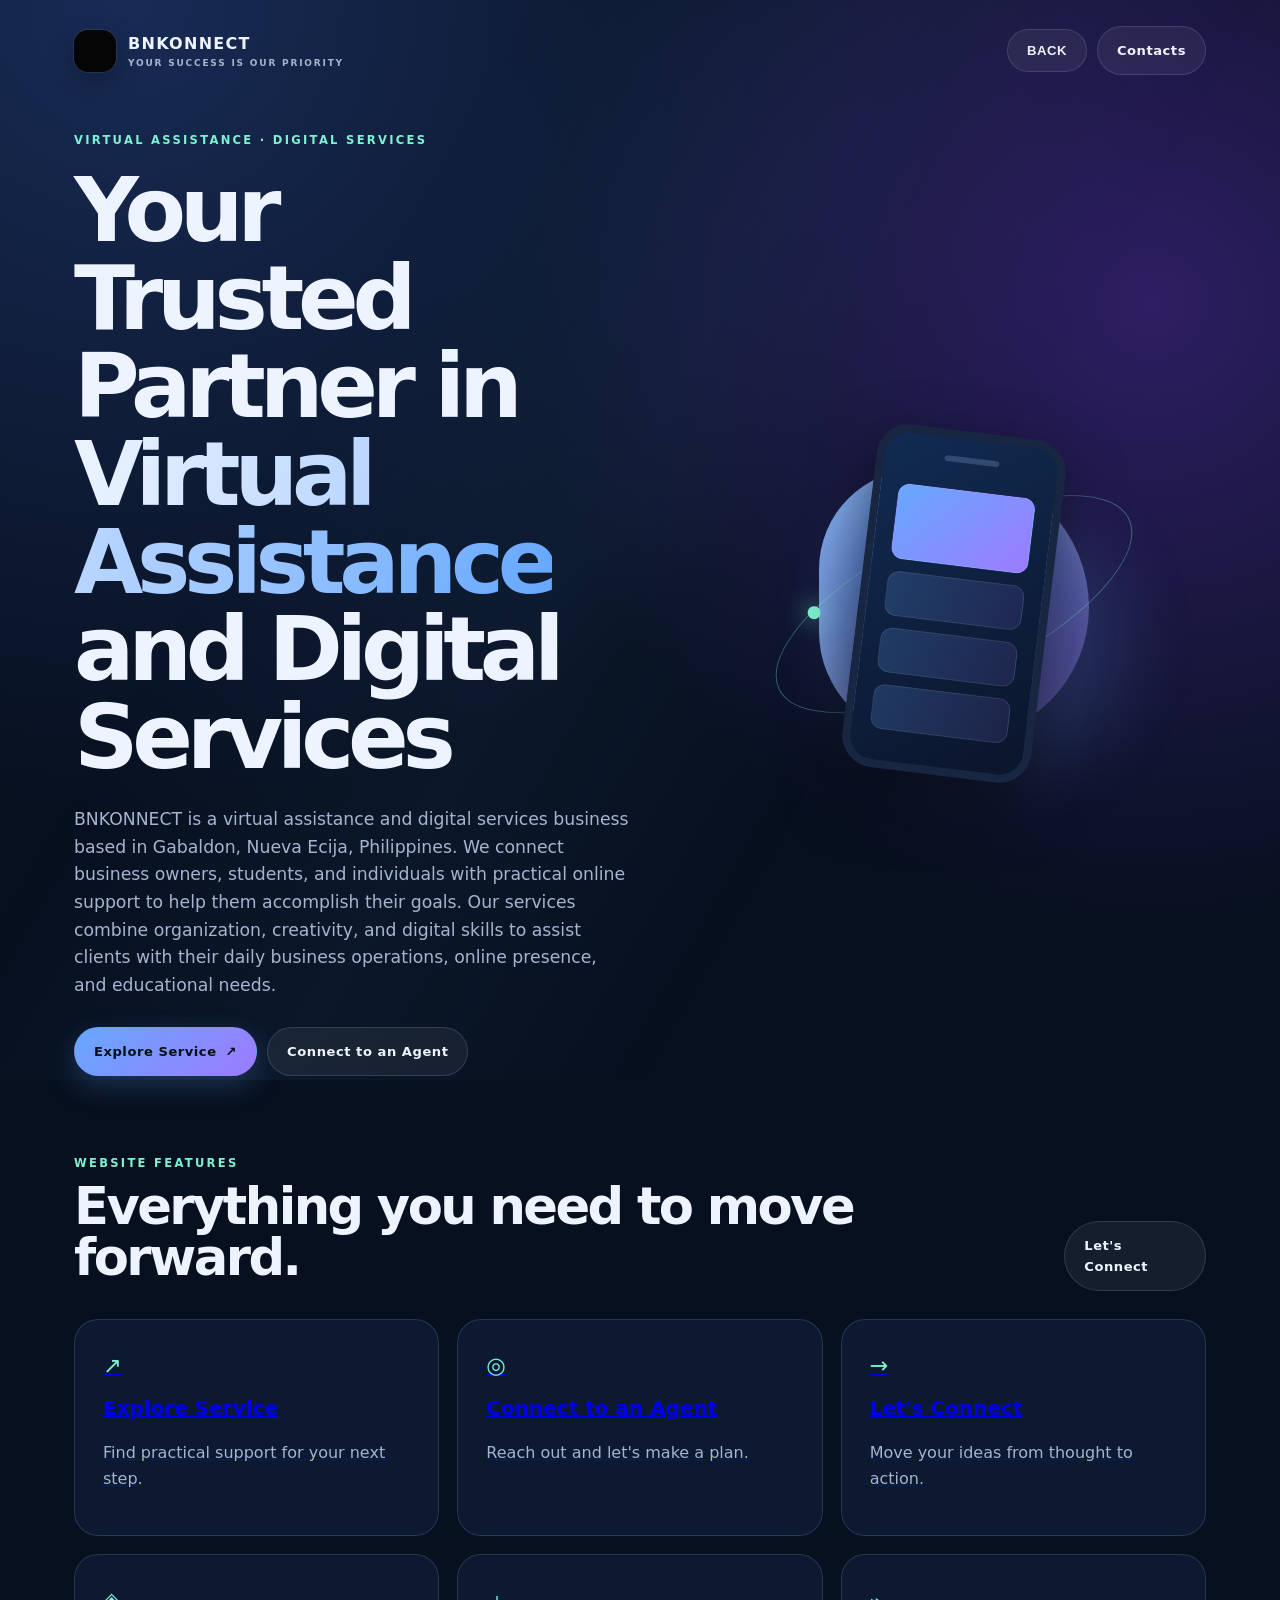
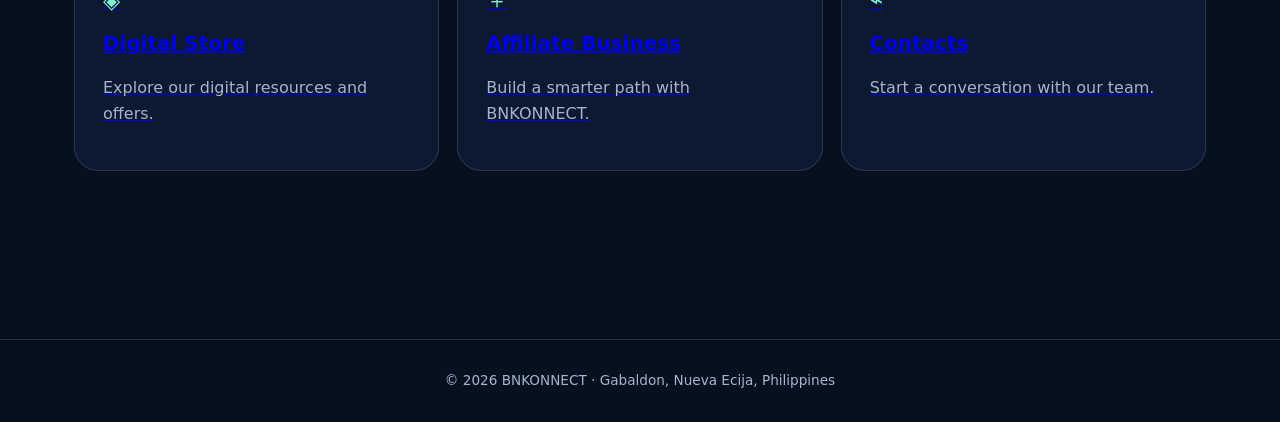
<file: public/index.html>
<!doctype html><html lang="en"><head><meta charset="utf-8"><meta name="viewport" content="width=device-width,initial-scale=1"><title>BNKONNECT | Your Success Is Our Priority</title><link rel="stylesheet" href="styles.css"></head><body><header class="site-header"><a class="brand" href="index.html"><svg class="brand-mark" viewBox="0 0 42 42" aria-label="BNKONNECT logo"><rect width="42" height="42" rx="14" fill="#67a8ff"/><path d="M12 12h7v18h-7zm11 0h7v18h-7zm-9 8h12v4H14z" fill="#07101f"/></svg><span>BNKONNECT<small>YOUR SUCCESS IS OUR PRIORITY</small></span></a><nav class="nav-actions"><button class="btn" onclick="goBack()" aria-label="Go back">BACK</button><a class="btn" href="contacts.html">Contacts</a></nav></header><main class="container"><section class="hero"><div class="reveal"><div class="eyebrow">VIRTUAL ASSISTANCE · DIGITAL SERVICES</div><h1>Your Trusted Partner in <span>Virtual Assistance</span> and Digital Services</h1><p class="lede">BNKONNECT is a virtual assistance and digital services business based in Gabaldon, Nueva Ecija, Philippines. We connect business owners, students, and individuals with practical online support to help them accomplish their goals. Our services combine organization, creativity, and digital skills to assist clients with their daily business operations, online presence, and educational needs.</p><div class="nav-actions" style="margin-top:28px"><a class="btn primary" href="services.html">Explore Service <span>↗</span></a><a class="btn" target="_blank" rel="noopener noreferrer" href="https://form.jotform.com/262821044184453">Connect to an Agent</a></div></div><div class="hero-art reveal"><div class="orb"></div><div class="orbit"></div><div class="device" aria-label="Abstract mobile device illustration"><div class="screen"><div></div><div></div><div></div><div></div></div></div></div></section><section class="section reveal"><div class="section-head"><div><div class="eyebrow">WEBSITE FEATURES</div><h2>Everything you need to move forward.</h2></div><a class="btn" href="services.html">Let&apos;s Connect</a></div><div class="feature-grid stagger"><a class="card" style="--i:0" href="services.html"><span class="service-icon">↗</span><h3>Explore Service</h3><p>Find practical support for your next step.</p></a><a class="card" style="--i:1" href="https://form.jotform.com/262821044184453" target="_blank" rel="noopener noreferrer"><span class="service-icon">◎</span><h3>Connect to an Agent</h3><p>Reach out and let&apos;s make a plan.</p></a><a class="card" style="--i:2" href="services.html"><span class="service-icon">→</span><h3>Let&apos;s Connect</h3><p>Move your ideas from thought to action.</p></a><a class="card" style="--i:3" href="https://bnkonnect-store.site123.me/" target="_blank" rel="noopener noreferrer"><span class="service-icon">◈</span><h3>Digital Store</h3><p>Explore our digital resources and offers.</p></a><a class="card" style="--i:4" href="contacts.html"><span class="service-icon">＋</span><h3>Affiliate Business</h3><p>Build a smarter path with BNKONNECT.</p></a><a class="card" style="--i:5" href="contacts.html"><span class="service-icon">⌁</span><h3>Contacts</h3><p>Start a conversation with our team.</p></a></div></section></main><footer class="footer">© 2026 BNKONNECT · Gabaldon, Nueva Ecija, Philippines</footer><script src="script.js"></script></body></html>
</file>
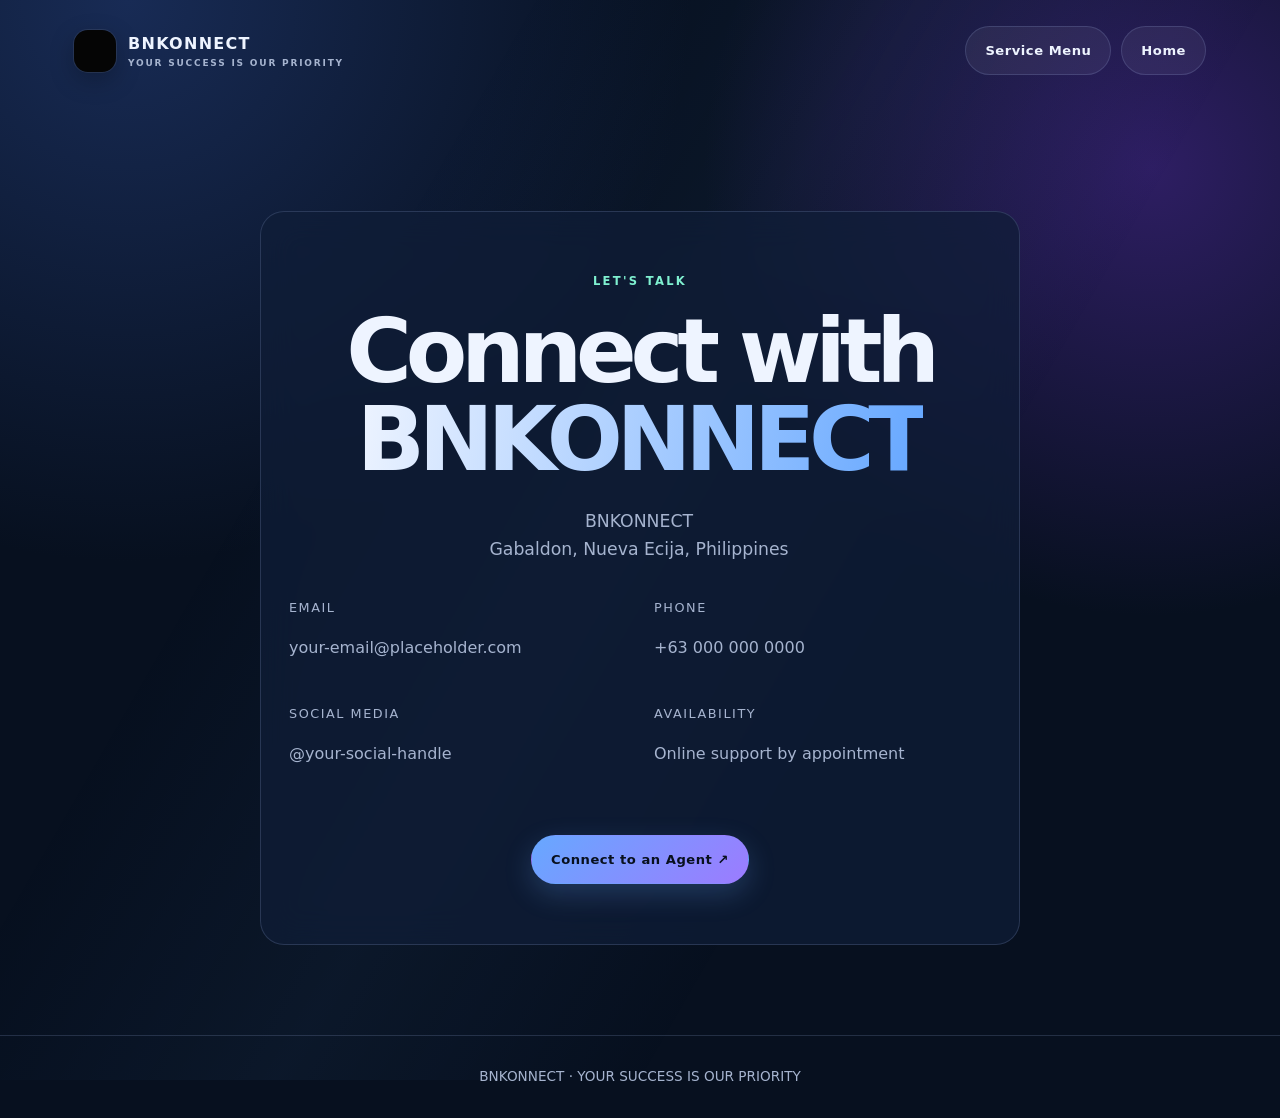
<file: public/contacts.html>
<!doctype html><html lang="en"><head><meta charset="utf-8"><meta name="viewport" content="width=device-width,initial-scale=1"><title>Contacts | BNKONNECT</title><link rel="stylesheet" href="styles.css"></head><body><header class="site-header"><a class="brand" href="index.html"><svg class="brand-mark" viewBox="0 0 42 42" aria-label="BNKONNECT logo"><rect width="42" height="42" rx="14" fill="#67a8ff"/><path d="M12 12h7v18h-7zm11 0h7v18h-7zm-9 8h12v4H14z" fill="#07101f"/></svg><span>BNKONNECT<small>YOUR SUCCESS IS OUR PRIORITY</small></span></a><nav class="nav-actions"><a class="btn" href="services.html">Service Menu</a><a class="btn" href="index.html">Home</a></nav></header><main class="container"><section class="contact-panel card reveal"><div class="eyebrow">LET&apos;S TALK</div><h1 class="page-title">Connect with <span>BNKONNECT</span></h1><p class="lede">BNKONNECT<br>Gabaldon, Nueva Ecija, Philippines</p><div class="two-col" style="text-align:left;margin:35px 0"><div><div class="mini-label">Email</div><p>your-email@placeholder.com</p></div><div><div class="mini-label">Phone</div><p>+63 000 000 0000</p></div><div><div class="mini-label">Social Media</div><p>@your-social-handle</p></div><div><div class="mini-label">Availability</div><p>Online support by appointment</p></div></div><a class="btn primary" target="_blank" rel="noopener noreferrer" href="https://form.jotform.com/262821044184453">Connect to an Agent ↗</a></section></main><footer class="footer">BNKONNECT · YOUR SUCCESS IS OUR PRIORITY</footer><script src="script.js"></script></body></html>
</file>
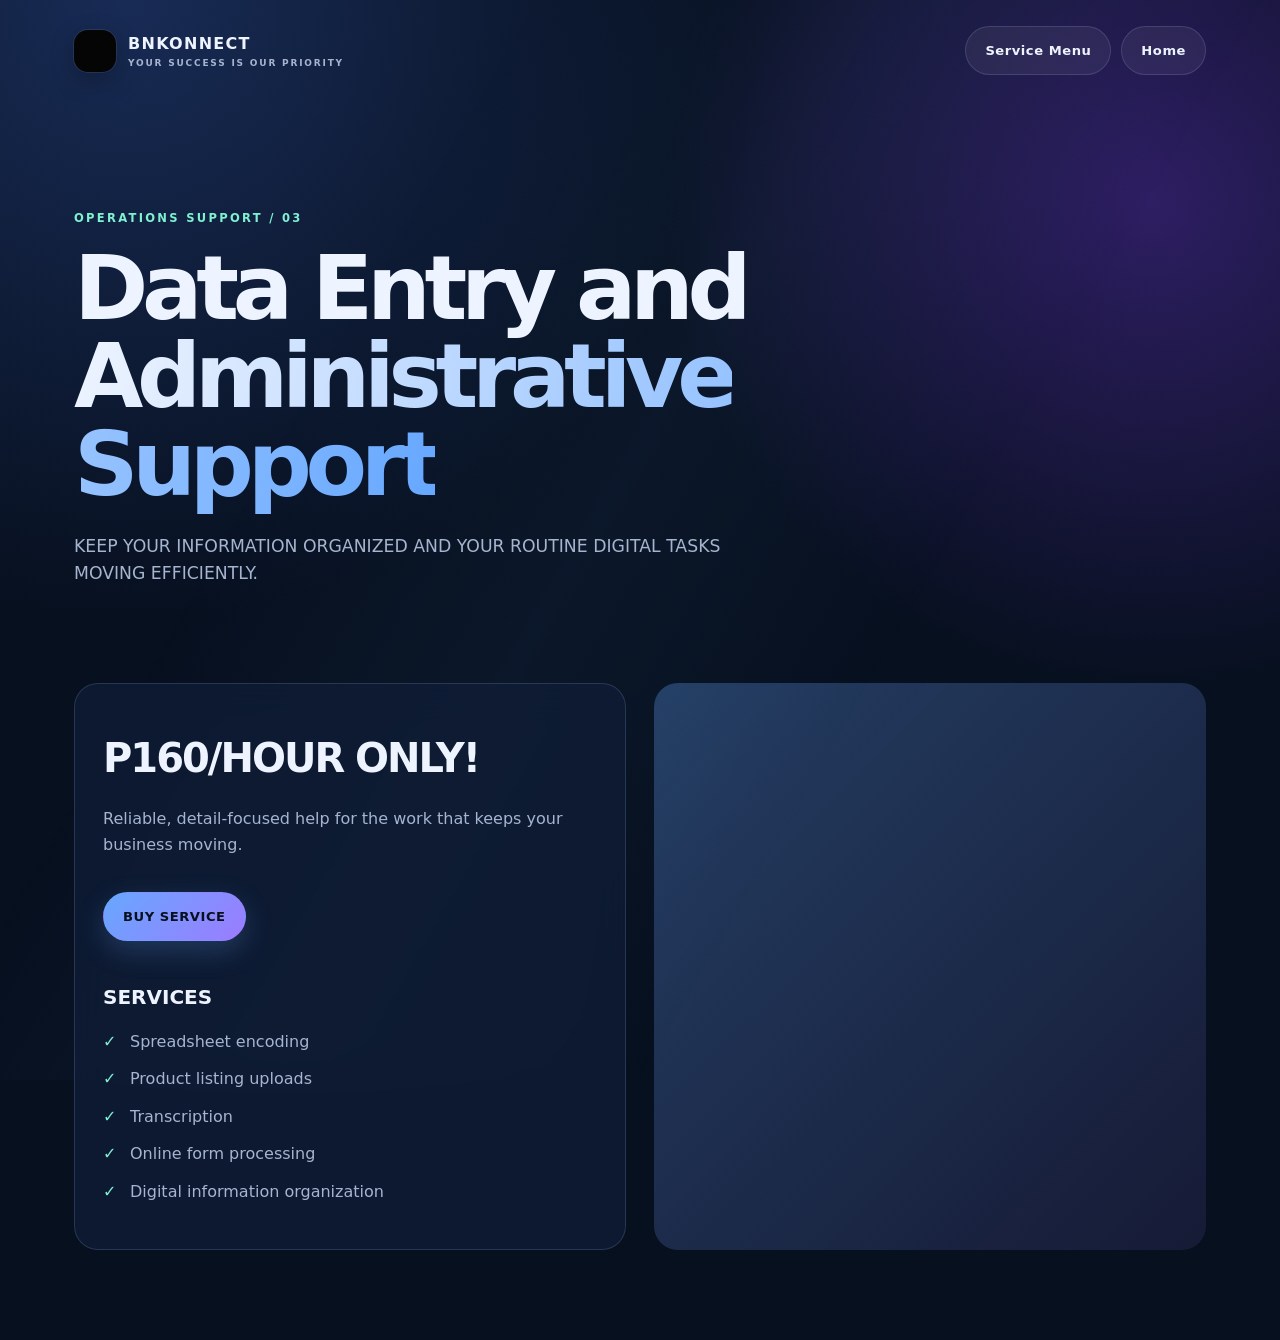
<file: public/data-entry.html>
<!doctype html><html lang="en"><head><meta charset="utf-8"><meta name="viewport" content="width=device-width,initial-scale=1"><title>Data Entry and Administrative Support | BNKONNECT</title><link rel="stylesheet" href="styles.css"></head><body><header class="site-header"><a class="brand" href="index.html"><svg class="brand-mark" viewBox="0 0 42 42" aria-label="BNKONNECT logo"><rect width="42" height="42" rx="14" fill="#67a8ff"/><path d="M12 12h7v18h-7zm11 0h7v18h-7zm-9 8h12v4H14z" fill="#07101f"/></svg><span>BNKONNECT<small>YOUR SUCCESS IS OUR PRIORITY</small></span></a><nav class="nav-actions"><a class="btn" href="services.html">Service Menu</a><a class="btn" href="index.html">Home</a></nav></header><main class="container"><section class="section reveal"><div class="eyebrow">OPERATIONS SUPPORT / 03</div><h1 class="page-title">Data Entry and <span>Administrative Support</span></h1><p class="lede">KEEP YOUR INFORMATION ORGANIZED AND YOUR ROUTINE DIGITAL TASKS MOVING EFFICIENTLY.</p></section><section class="two-col"><div class="card reveal"><div class="price">P160/HOUR ONLY!</div><p>Reliable, detail-focused help for the work that keeps your business moving.</p><a class="btn primary" target="_blank" rel="noopener noreferrer" href="https://pci.jotform.com/form/262820664675465">BUY SERVICE</a><h3 style="margin-top:40px">SERVICES</h3><ul class="check"><li>Spreadsheet encoding</li><li>Product listing uploads</li><li>Transcription</li><li>Online form processing</li><li>Digital information organization</li></ul></div><div class="photo-card reveal" role="img" aria-label="Smiling professional woman in business attire working in an office"></div></section></main><script src="script.js"></script></body></html>
</file>
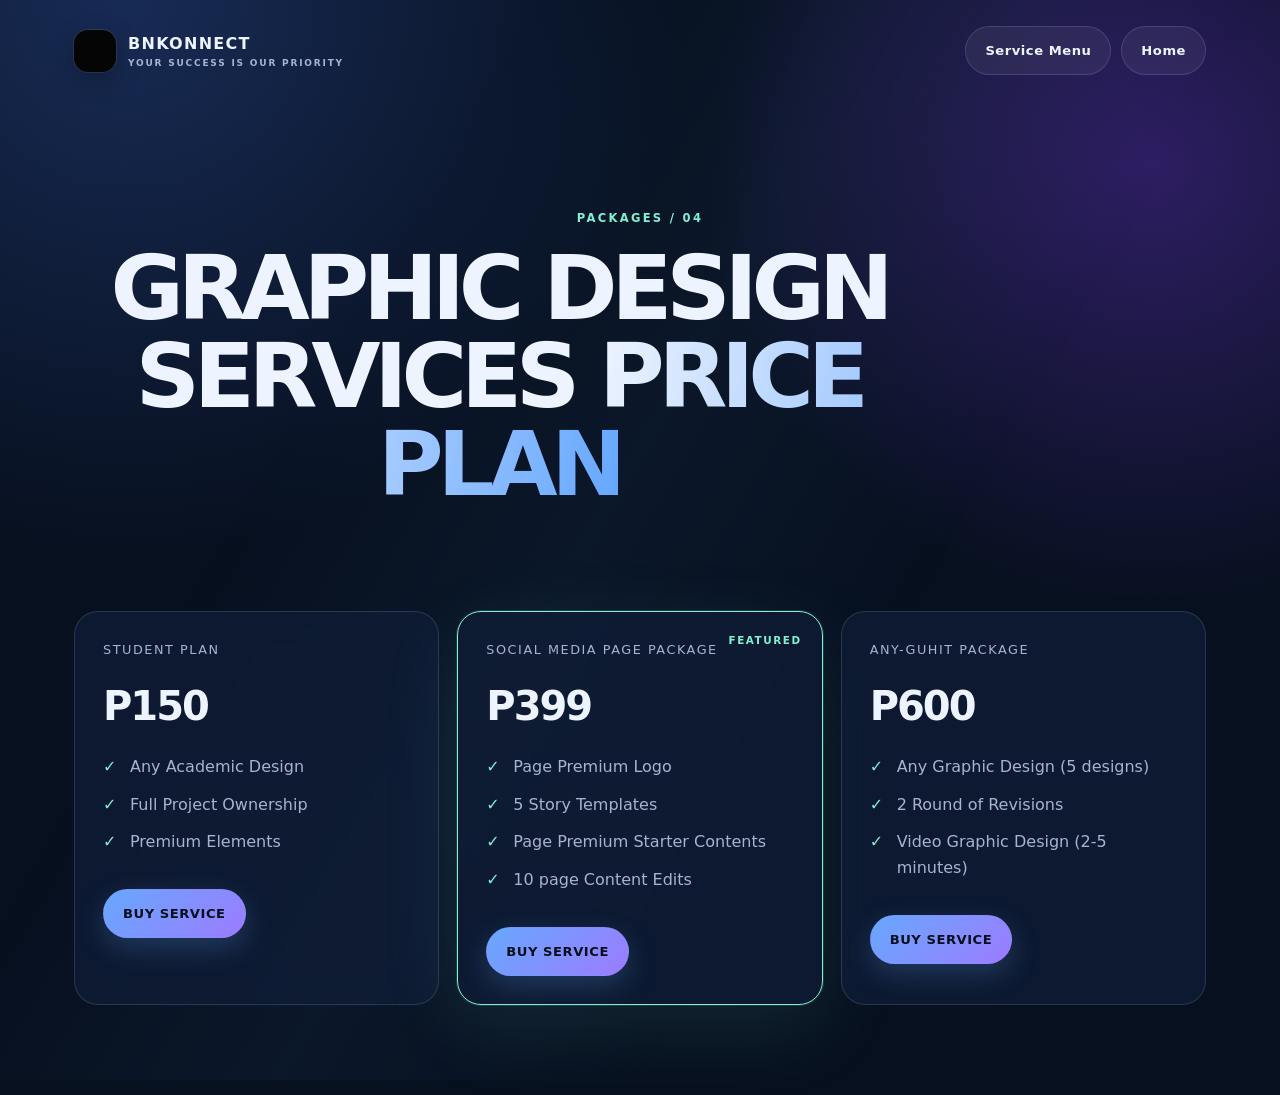
<file: public/graphic-pricing.html>
<!doctype html><html lang="en"><head><meta charset="utf-8"><meta name="viewport" content="width=device-width,initial-scale=1"><title>Graphic Design Services Price Plan | BNKONNECT</title><link rel="stylesheet" href="styles.css"></head><body><header class="site-header"><a class="brand" href="index.html"><svg class="brand-mark" viewBox="0 0 42 42" aria-label="BNKONNECT logo"><rect width="42" height="42" rx="14" fill="#67a8ff"/><path d="M12 12h7v18h-7zm11 0h7v18h-7zm-9 8h12v4H14z" fill="#07101f"/></svg><span>BNKONNECT<small>YOUR SUCCESS IS OUR PRIORITY</small></span></a><nav class="nav-actions"><a class="btn" href="services.html">Service Menu</a><a class="btn" href="index.html">Home</a></nav></header><main class="container"><section class="section center reveal"><div class="eyebrow">PACKAGES / 04</div><h1 class="page-title">GRAPHIC DESIGN SERVICES <span>PRICE PLAN</span></h1></section><section class="pricing-grid stagger"><script>const packages=[['STUDENT PLAN','P150','Any Academic Design','Full Project Ownership','Premium Elements'],['SOCIAL MEDIA PAGE PACKAGE','P399','Page Premium Logo','5 Story Templates','Page Premium Starter Contents','10 page Content Edits'],['ANY-GUHIT PACKAGE','P600','Any Graphic Design (5 designs)','2 Round of Revisions','Video Graphic Design (2-5 minutes)']];document.write(packages.map((p,i)=>`<article class="card ${i===1?'featured':''}" style="--i:${i}"><div class="mini-label">${p[0]}</div><div class="price">${p[1]}</div><ul class="check">${p.slice(2).map(f=>`<li>${f}</li>`).join('')}</ul><a class="btn primary" target="_blank" rel="noopener noreferrer" href="https://pci.jotform.com/form/262820664675465">BUY SERVICE</a></article>`).join(''))</script></section></main><script src="script.js"></script></body></html>
</file>
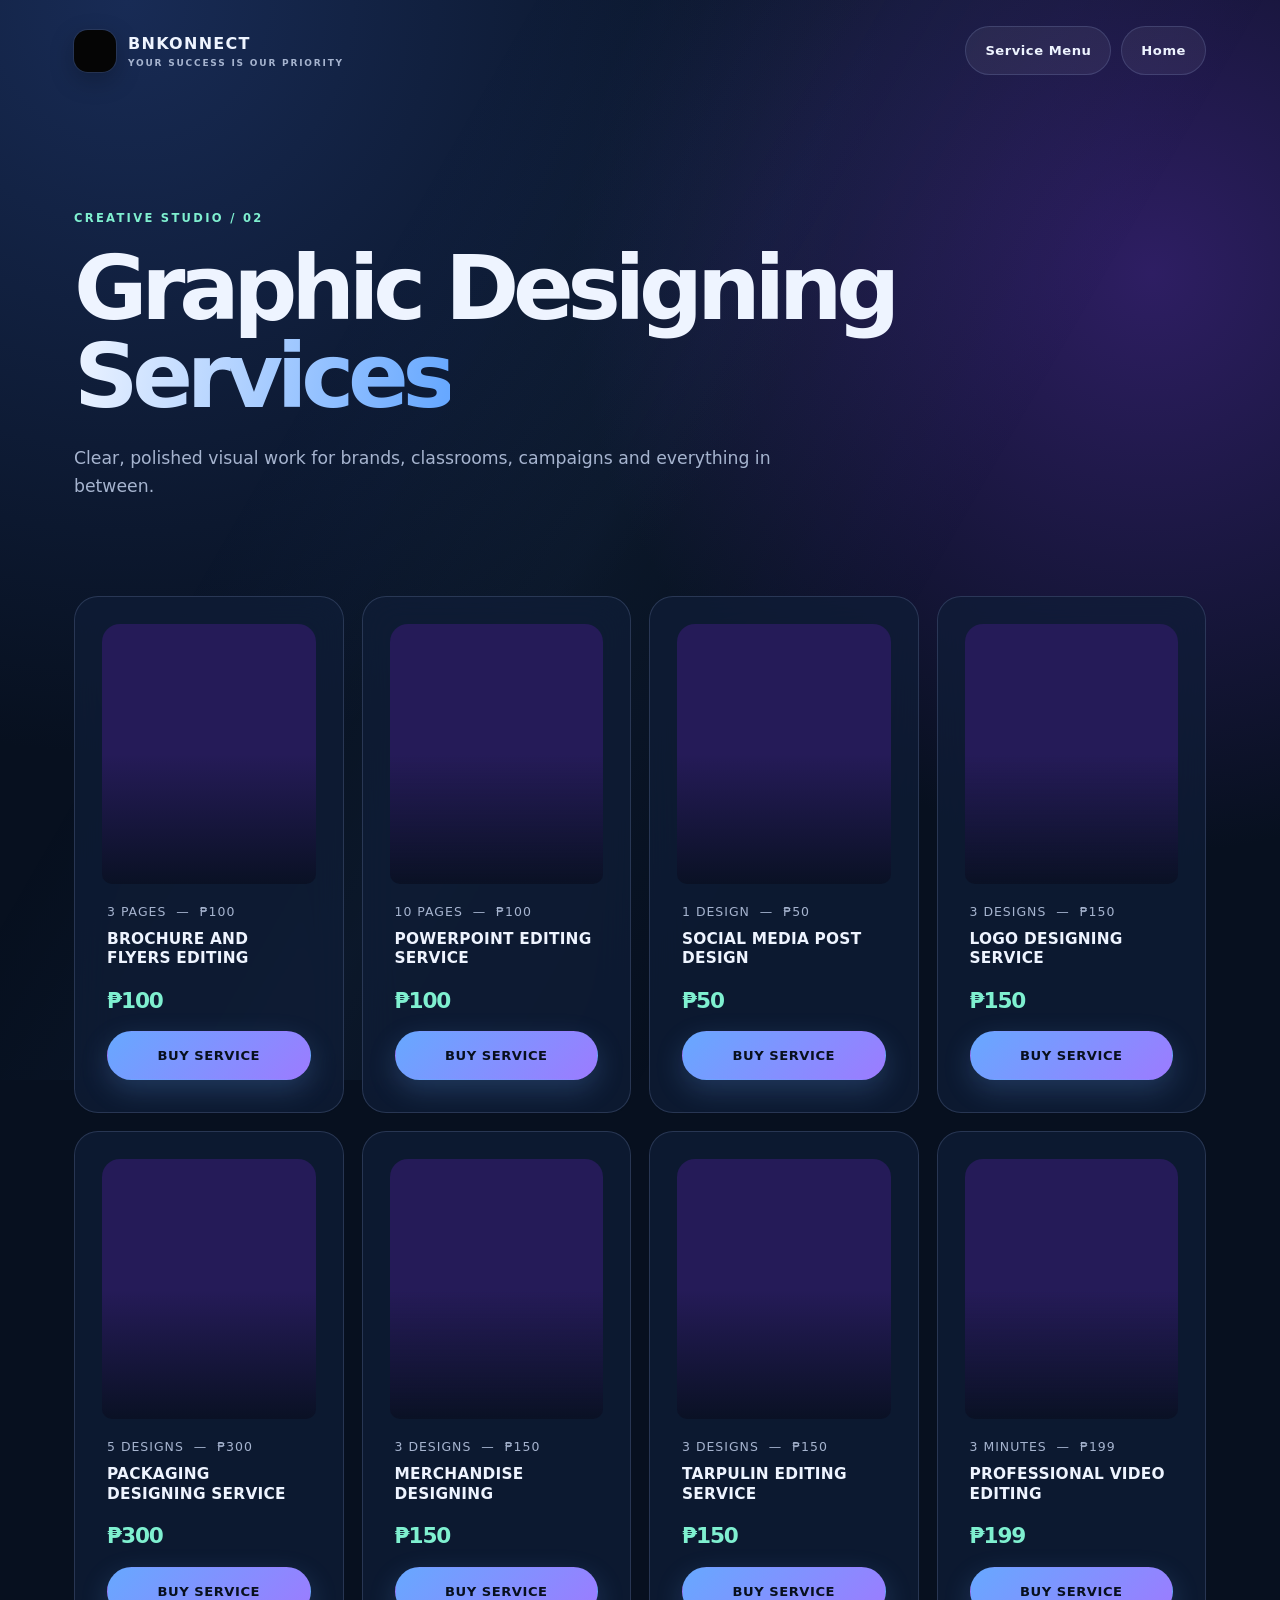
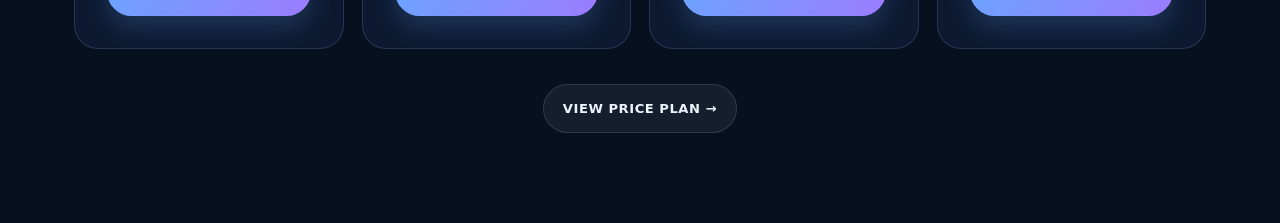
<file: public/graphic.html>
<!doctype html>
<html lang="en">
<head>
  <meta charset="utf-8">
  <meta name="viewport" content="width=device-width,initial-scale=1">
  <title>Graphic Designing Services | BNKONNECT</title>
  <link rel="stylesheet" href="styles.css">
  <style>
    .graphic-cards{align-items:stretch;grid-template-columns:repeat(4,minmax(0,1fr))}
    .graphic-card{display:flex;flex-direction:column;min-height:430px;overflow:hidden}
    .graphic-card .photo-card{height:170px;flex:0 0 170px;margin:-1px -1px 18px;background:linear-gradient(180deg,rgba(7,16,31,0) 58%,rgba(7,16,31,.88)),#251b58 center/cover no-repeat;border-radius:18px 18px 10px 10px}
    .graphic-card .card-content{display:flex;flex:1;flex-direction:column;padding:0 4px 4px}
    .graphic-card h3{font-size:clamp(.78rem,1.2vw,.98rem);line-height:1.25;min-height:48px;margin:0 0 10px;letter-spacing:.015em}
    .graphic-card .mini-label{font-size:.78rem;letter-spacing:.08em;white-space:nowrap;color:var(--muted);margin-bottom:8px}
    .graphic-card .price{font-size:1.35rem;line-height:1.2;margin:0 0 18px;color:var(--mint);font-weight:800}
    .graphic-card .btn{margin-top:auto;width:100%;text-align:center}
    @media(max-width:1050px){.graphic-cards{grid-template-columns:repeat(3,minmax(0,1fr))}}
    @media(max-width:700px){.graphic-cards{grid-template-columns:repeat(2,minmax(0,1fr));gap:12px}.graphic-card{min-height:390px}.graphic-card .photo-card{height:140px;flex-basis:140px}.graphic-card h3{font-size:.72rem;min-height:54px}.graphic-card .mini-label{font-size:.66rem}.graphic-card .price{font-size:1.05rem}}
    @media(max-width:430px){.graphic-cards{grid-template-columns:1fr}.graphic-card{min-height:410px}.graphic-card .photo-card{height:180px;flex-basis:180px}.graphic-card h3{font-size:.84rem;min-height:auto}}
  </style>
</head>
<body>
  <header class="site-header">
    <a class="brand" href="index.html"><svg class="brand-mark" viewBox="0 0 42 42" aria-label="BNKONNECT logo"><rect width="42" height="42" rx="14" fill="#67a8ff"/><path d="M12 12h7v18h-7zm11 0h7v18h-7zm-9 8h12v4H14z" fill="#07101f"/></svg><span>BNKONNECT<small>YOUR SUCCESS IS OUR PRIORITY</small></span></a>
    <nav class="nav-actions"><a class="btn" href="services.html">Service Menu</a><a class="btn" href="index.html">Home</a></nav>
  </header>
  <main class="container">
    <section class="section reveal"><div class="eyebrow">CREATIVE STUDIO / 02</div><h1 class="page-title">Graphic Designing <span>Services</span></h1><p class="lede">Clear, polished visual work for brands, classrooms, campaigns and everything in between.</p></section>
    <section class="cards graphic-cards stagger" aria-label="Graphic design services">
      <script>
        const items=[
          ['BROCHURE AND FLYERS EDITING','3 Pages','₱100','https://hebbkx1anhila5yf.public.blob.vercel-storage.com/7-iBm6X649MUkj1ZEfQnUHmURUz4lrB0.png'],
          ['POWERPOINT EDITING SERVICE','10 Pages','₱100','https://hebbkx1anhila5yf.public.blob.vercel-storage.com/1-MPD7wFBGLKdV5SKfgdNqbwr0qp1sUQ.png'],
          ['SOCIAL MEDIA POST DESIGN','1 Design','₱50','https://hebbkx1anhila5yf.public.blob.vercel-storage.com/2-pFHc20kkA7GdOyBmimxN1r3adMkHXv.png'],
          ['LOGO DESIGNING SERVICE','3 Designs','₱150','https://hebbkx1anhila5yf.public.blob.vercel-storage.com/3-20JohXrp3iMj5oKuINwkVINuuqqt0M.png'],
          ['PACKAGING DESIGNING SERVICE','5 Designs','₱300','https://hebbkx1anhila5yf.public.blob.vercel-storage.com/4-AfrLD7IekgLPk71ILdVQCGVi6dde1y.png'],
          ['MERCHANDISE DESIGNING','3 Designs','₱150','https://hebbkx1anhila5yf.public.blob.vercel-storage.com/9-FrnWvMuoFFFiNo2uzn08BhC0lrJm2T.png'],
          ['TARPULIN EDITING SERVICE','3 Designs','₱150','https://hebbkx1anhila5yf.public.blob.vercel-storage.com/6-N8TAgaxV2HwPl7vV06AlQG8gAhdbpp.png'],
          ['PROFESSIONAL VIDEO EDITING','3 minutes','₱199','https://hebbkx1anhila5yf.public.blob.vercel-storage.com/5-7OAHEH7A7ZhzaKZeY9pjX4S7OeJAbZ.png']
        ];
        document.write(items.map((x,i)=>`<article class="card graphic-card" style="--i:${i}"><div class="photo-card" role="img" aria-label="${x[0]} visual preview" style="background-image:linear-gradient(180deg,rgba(7,16,31,0) 50%,rgba(7,16,31,.9)),url('${x[3]}')"></div><div class="card-content"><div class="mini-label">${x[1]} &nbsp;—&nbsp; ${x[2]}</div><h3>${x[0]}</h3><div class="price">${x[2]}</div><a class="btn primary" target="_blank" rel="noopener noreferrer" href="https://pci.jotform.com/form/262820664675465">BUY SERVICE</a></div></article>`).join(''));
      </script>
    </section>
    <div class="center reveal" style="margin-top:35px"><a class="btn" href="graphic-pricing.html">VIEW PRICE PLAN →</a></div>
  </main>
  <script src="script.js"></script>
</body>
</html>
</file>
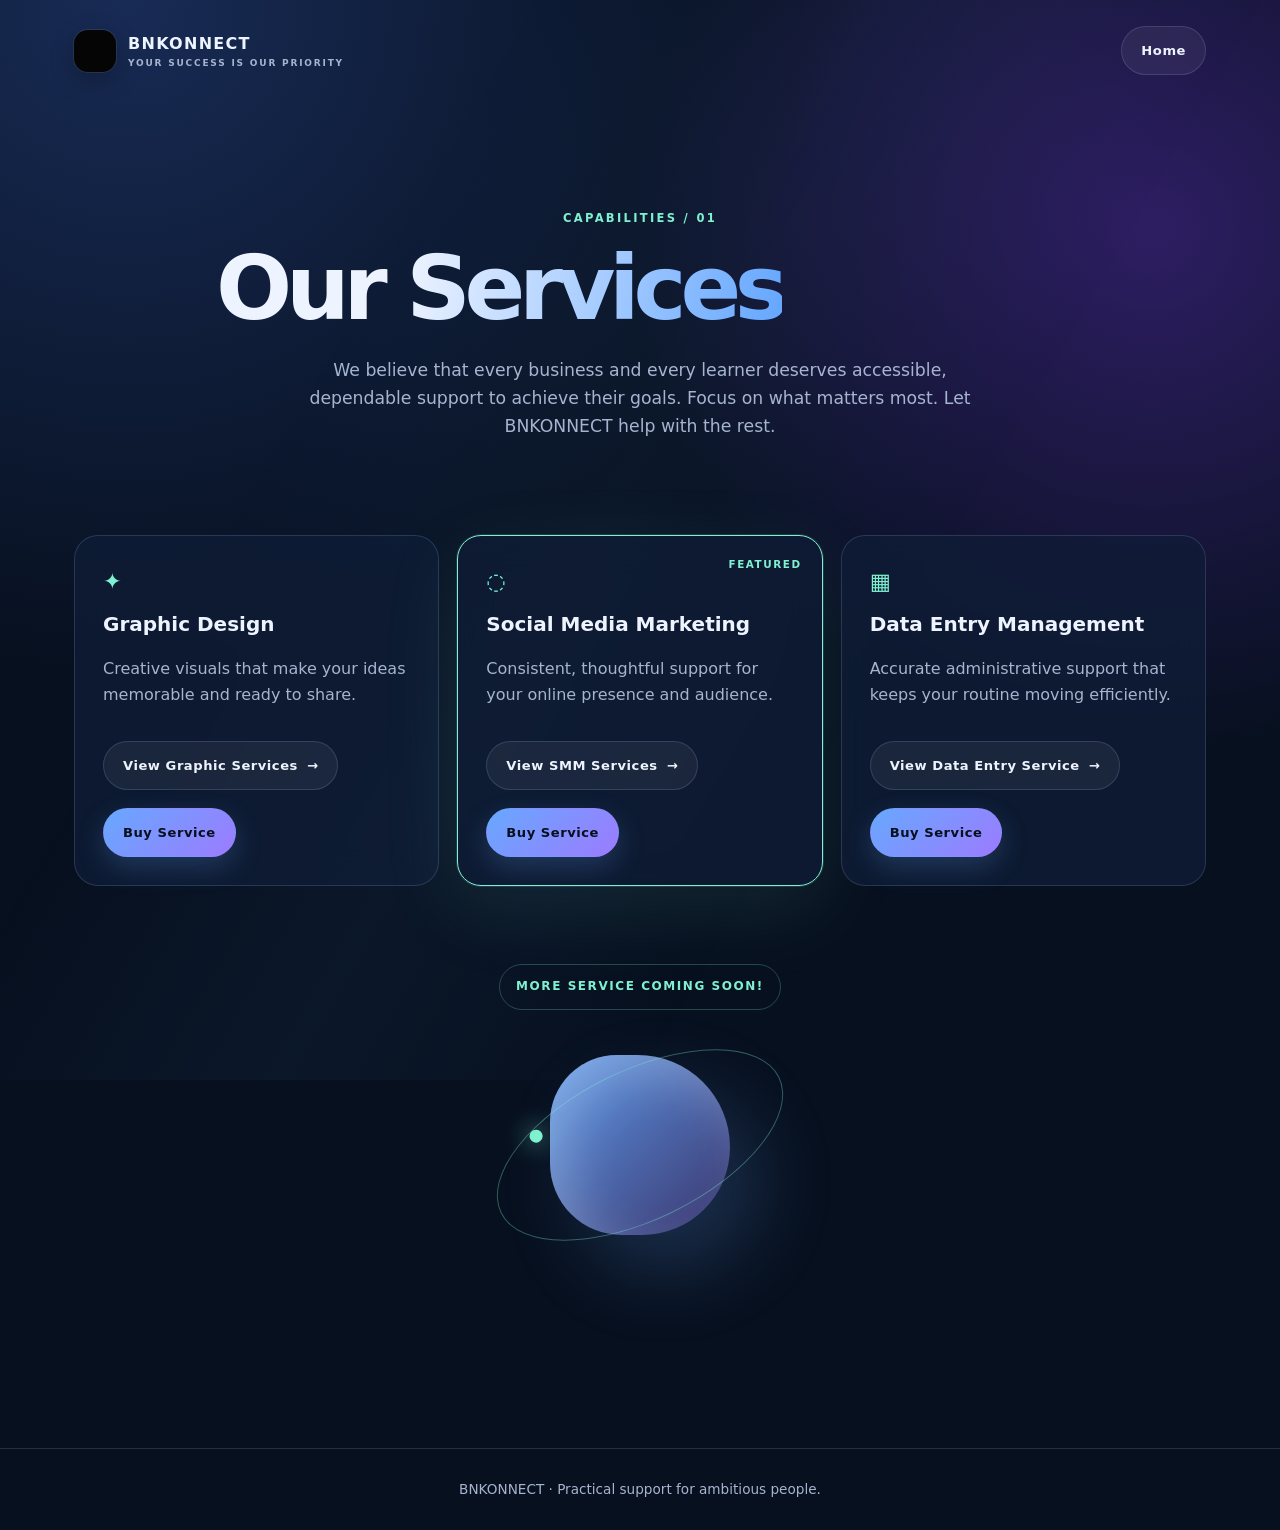
<file: public/services.html>
<!doctype html><html lang="en"><head><meta charset="utf-8"><meta name="viewport" content="width=device-width,initial-scale=1"><title>Our Services | BNKONNECT</title><link rel="stylesheet" href="styles.css"></head><body><header class="site-header"><a class="brand" href="index.html"><svg class="brand-mark" viewBox="0 0 42 42" aria-label="BNKONNECT logo"><rect width="42" height="42" rx="14" fill="#67a8ff"/><path d="M12 12h7v18h-7zm11 0h7v18h-7zm-9 8h12v4H14z" fill="#07101f"/></svg><span>BNKONNECT<small>YOUR SUCCESS IS OUR PRIORITY</small></span></a><nav class="nav-actions"><a class="btn" href="index.html">Home</a></nav></header><main class="container"><section class="section center reveal"><div class="eyebrow">CAPABILITIES / 01</div><h1 class="page-title">Our <span>Services</span></h1><p class="lede">We believe that every business and every learner deserves accessible, dependable support to achieve their goals. Focus on what matters most. Let BNKONNECT help with the rest.</p></section><section class="cards stagger"><article class="card" style="--i:0"><span class="service-icon">✦</span><h3>Graphic Design</h3><p>Creative visuals that make your ideas memorable and ready to share.</p><a class="btn" href="graphic.html">View Graphic Services <span>→</span></a><a class="btn primary" target="_blank" rel="noopener noreferrer" href="https://pci.jotform.com/form/262820664675465">Buy Service</a></article><article class="card featured" style="--i:1"><span class="service-icon">◌</span><h3>Social Media Marketing</h3><p>Consistent, thoughtful support for your online presence and audience.</p><a class="btn" href="smm.html">View SMM Services <span>→</span></a><a class="btn primary" target="_blank" rel="noopener noreferrer" href="https://pci.jotform.com/form/262820664675465">Buy Service</a></article><article class="card" style="--i:2"><span class="service-icon">▦</span><h3>Data Entry Management</h3><p>Accurate administrative support that keeps your routine moving efficiently.</p><a class="btn" href="data-entry.html">View Data Entry Service <span>→</span></a><a class="btn primary" target="_blank" rel="noopener noreferrer" href="https://pci.jotform.com/form/262820664675465">Buy Service</a></article></section><section class="section center reveal"><span class="notice">MORE SERVICE COMING SOON!</span><div class="hero-art" style="min-height:270px"><div class="orb floating" style="width:180px;height:180px"></div><div class="orbit" style="width:310px"></div></div></section></main><footer class="footer">BNKONNECT · Practical support for ambitious people.</footer><script src="script.js"></script></body></html>
</file>
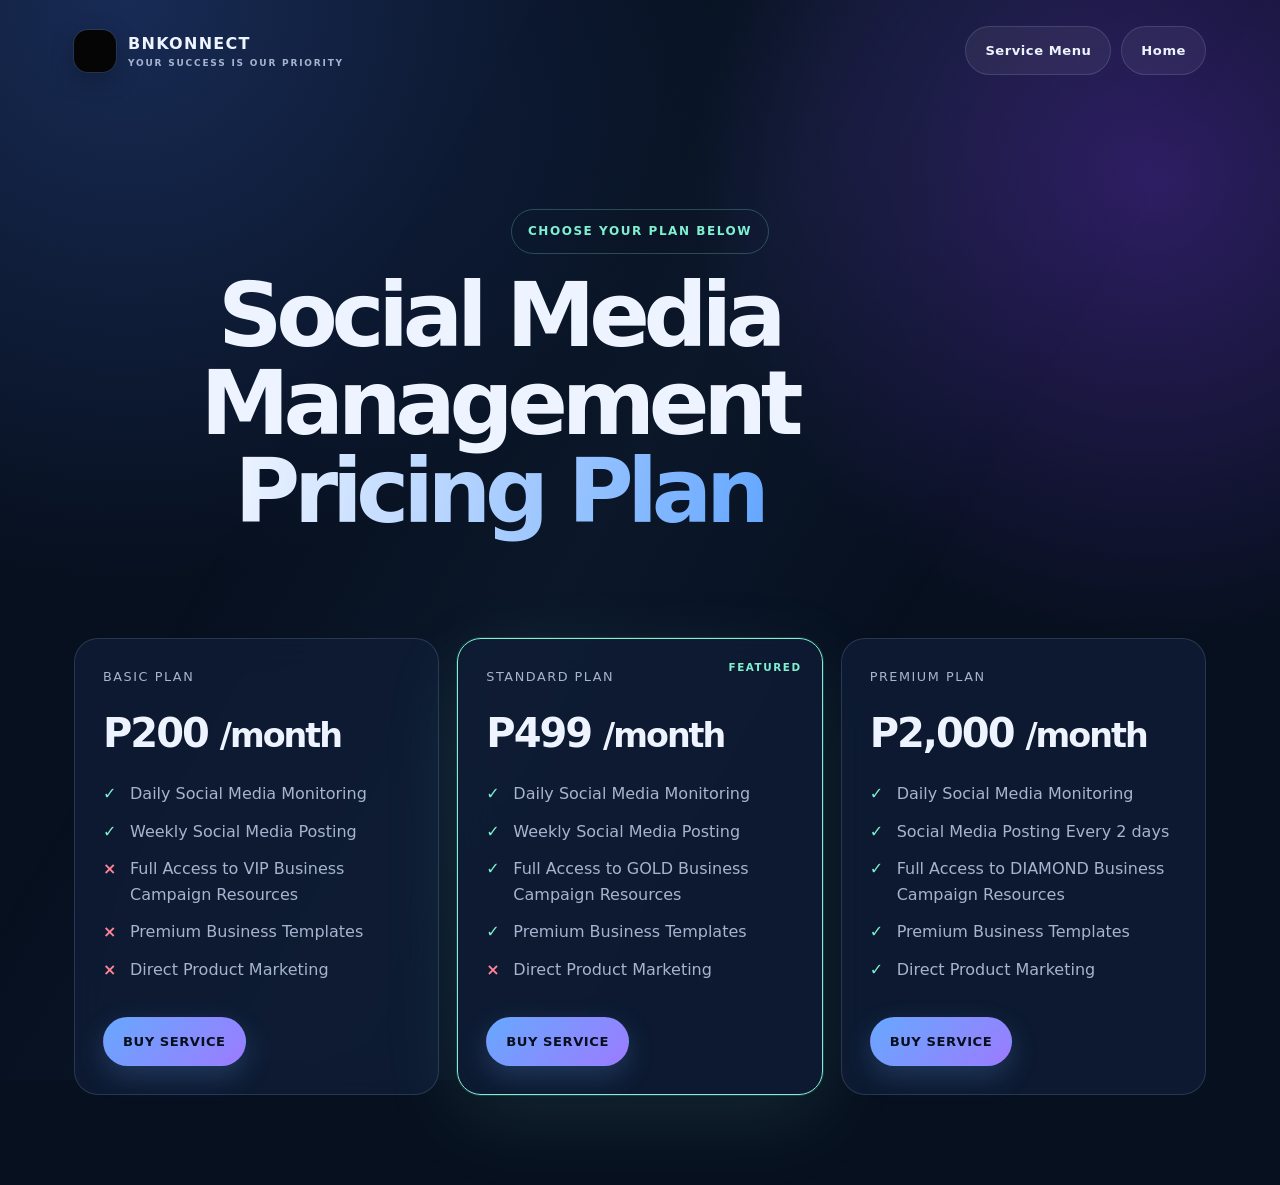
<file: public/smm.html>
<!doctype html><html lang="en"><head><meta charset="utf-8"><meta name="viewport" content="width=device-width,initial-scale=1"><title>Social Media Management Pricing Plan | BNKONNECT</title><link rel="stylesheet" href="styles.css"></head><body><header class="site-header"><a class="brand" href="index.html"><svg class="brand-mark" viewBox="0 0 42 42" aria-label="BNKONNECT logo"><rect width="42" height="42" rx="14" fill="#67a8ff"/><path d="M12 12h7v18h-7zm11 0h7v18h-7zm-9 8h12v4H14z" fill="#07101f"/></svg><span>BNKONNECT<small>YOUR SUCCESS IS OUR PRIORITY</small></span></a><nav class="nav-actions"><a class="btn" href="services.html">Service Menu</a><a class="btn" href="index.html">Home</a></nav></header><main class="container"><section class="section center reveal"><span class="notice">CHOOSE YOUR PLAN BELOW</span><h1 class="page-title">Social Media Management <span>Pricing Plan</span></h1></section><section class="pricing-grid stagger"><script>const plans=[['Basic Plan','P200','Daily Social Media Monitoring','Weekly Social Media Posting','Full Access to VIP Business Campaign Resources','Premium Business Templates','Direct Product Marketing'],['Standard Plan','P499','Daily Social Media Monitoring','Weekly Social Media Posting','Full Access to GOLD Business Campaign Resources','Premium Business Templates','Direct Product Marketing'],['Premium Plan','P2,000','Daily Social Media Monitoring','Social Media Posting Every 2 days','Full Access to DIAMOND Business Campaign Resources','Premium Business Templates','Direct Product Marketing']];document.write(plans.map((p,i)=>`<article class="card ${i===1?'featured':''}" style="--i:${i}"><div class="mini-label">${p[0]}</div><div class="price">${p[1]} <small>/month</small></div><ul class="check">${p.slice(2).map((f,j)=>`<li class="${i===0&&j>1||i===1&&j===4?'no':''}">${f}</li>`).join('')}</ul><a class="btn primary" target="_blank" rel="noopener noreferrer" href="https://pci.jotform.com/form/262820664675465">BUY SERVICE</a></article>`).join(''))</script></section></main><script src="script.js"></script></body></html>
</file>
<file: public/styles.css>
:root{--ink:#eef4ff;--muted:#a6b4cf;--bg:#07101f;--panel:rgba(16,30,56,.72);--line:rgba(166,190,235,.18);--blue:#67a8ff;--violet:#9c7bff;--mint:#7ff0d0;--shadow:0 24px 80px rgba(0,0,0,.35);--radius:24px}*{box-sizing:border-box}html{scroll-behavior:smooth}body{margin:0;background:radial-gradient(circle at 10% 0%,#182b55 0,transparent 35%),radial-gradient(circle at 90% 15%,#2e1e63 0,transparent 30%),var(--bg);color:var(--ink);font-family:Inter,ui-sans-serif,system-ui,-apple-system,sans-serif;line-height:1.6;overflow-x:hidden}body:before{content:"";position:fixed;inset:-20%;z-index:-1;background:linear-gradient(120deg,transparent 35%,rgba(103,168,255,.05),transparent 65%);animation:drift 16s ease-in-out infinite alternate}.site-header{max-width:1180px;margin:auto;padding:26px 24px;display:flex;align-items:center;justify-content:space-between;gap:20px}.brand{display:flex;align-items:center;gap:12px;color:var(--ink);text-decoration:none;font-weight:900;letter-spacing:.08em}.brand-mark{display:none}.brand:before{content:"";width:42px;height:42px;display:block;border-radius:14px;background-color:#050505;background-image:url("https://hebbkx1anhila5yf.public.blob.vercel-storage.com/BNK-CONNECT%20PH-S9n18Uqcg3l4urpkOL6u3Lzi4qDJX5.png");background-repeat:no-repeat;background-size:355px 355px;background-position:-66px -155px;box-shadow:0 0 0 1px rgba(255,255,255,.08),0 8px 24px rgba(0,0,0,.25);flex:none}.brand small{display:block;color:var(--muted);font-size:9px;letter-spacing:.2em;font-weight:700}.nav-actions{display:flex;gap:10px;align-items:center;flex-wrap:wrap}.container{max-width:1180px;margin:auto;padding:30px 24px 90px}.eyebrow,.badge{color:var(--mint);font-size:.72rem;letter-spacing:.2em;font-weight:800}.hero{min-height:70vh;display:grid;grid-template-columns:1.05fr .95fr;align-items:center;gap:70px}.hero h1,.page-title{font-size:clamp(2.8rem,7vw,6.6rem);line-height:.98;letter-spacing:-.07em;margin:18px 0 24px;max-width:850px}.hero h1 span,.page-title span{background:linear-gradient(100deg,var(--ink),var(--blue),var(--violet));background-size:200%;color:transparent;background-clip:text;animation:shimmer 6s linear infinite}.lede{font-size:1.08rem;color:var(--muted);max-width:700px}.btn{border:1px solid var(--line);background:rgba(255,255,255,.06);color:var(--ink);padding:13px 19px;border-radius:999px;text-decoration:none;display:inline-flex;align-items:center;justify-content:center;gap:9px;font-weight:800;font-size:.82rem;letter-spacing:.04em;cursor:pointer;transition:.25s ease;position:relative;overflow:hidden}.btn.primary{background:linear-gradient(135deg,var(--blue),var(--violet));border-color:transparent;color:#08101e;box-shadow:0 10px 28px rgba(103,168,255,.22)}.btn:hover,.card:hover{transform:translateY(-5px);border-color:rgba(127,240,208,.55);box-shadow:0 18px 42px rgba(0,0,0,.24)}.btn:active{transform:translateY(1px) scale(.98)}.btn:focus-visible{outline:3px solid var(--mint);outline-offset:3px}.hero-art{min-height:380px;position:relative;display:grid;place-items:center}.orb{width:270px;height:270px;border-radius:42% 58% 55% 45%;background:linear-gradient(135deg,rgba(103,168,255,.9),rgba(156,123,255,.35));filter:blur(.2px);box-shadow:inset 20px 20px 50px rgba(255,255,255,.22),30px 35px 80px rgba(103,168,255,.2);animation:morph 8s ease-in-out infinite}.orbit{position:absolute;width:390px;height:150px;border:1px solid rgba(127,240,208,.35);border-radius:50%;transform:rotate(-26deg);animation:spin 12s linear infinite}.orbit:after{content:"";position:absolute;width:13px;height:13px;border-radius:50%;background:var(--mint);top:14px;left:58px;box-shadow:0 0 25px var(--mint)}.device{position:absolute;width:190px;height:345px;border:8px solid #182642;border-radius:32px;background:linear-gradient(145deg,#112b52,#0b152b);box-shadow:0 25px 60px #0008;transform:rotate(7deg);padding:18px;animation:float 5s ease-in-out infinite}.device:before{content:"";display:block;width:55px;height:6px;background:#324972;border-radius:9px;margin:auto}.screen{margin-top:27px;display:grid;gap:12px}.screen div{height:45px;border:1px solid #ffffff18;border-radius:12px;background:linear-gradient(90deg,#6aaaff33,#9c7bff20)}.screen div:first-child{height:76px;background:linear-gradient(135deg,var(--blue),var(--violet))}.section{padding:78px 0}.section-head{display:flex;justify-content:space-between;align-items:end;gap:20px;margin-bottom:28px}.section h2{font-size:clamp(2rem,4vw,4rem);letter-spacing:-.05em;line-height:1;margin:8px 0}.feature-grid,.cards,.pricing-grid{display:grid;grid-template-columns:repeat(3,1fr);gap:18px}.card{background:var(--panel);border:1px solid var(--line);border-radius:var(--radius);padding:28px;backdrop-filter:blur(18px);transition:.3s ease;animation-delay:var(--delay,0ms)}.card h3{margin:8px 0 10px;font-size:1.25rem}.card p,.card li{color:var(--muted)}.card ul{padding-left:20px}.card .btn{margin-top:18px}.service-icon{font-size:1.4rem;color:var(--mint)}.price{font-size:2.5rem;font-weight:900;letter-spacing:-.05em;margin:14px 0}.featured{border-color:var(--mint);box-shadow:0 0 0 1px rgba(127,240,208,.15),0 24px 80px rgba(127,240,208,.1);position:relative}.featured:before{content:"FEATURED";position:absolute;right:20px;top:20px;color:var(--mint);font-size:.65rem;letter-spacing:.15em;font-weight:900}.check{list-style:none;padding:0!important}.check li{margin:12px 0;padding-left:27px;position:relative}.check li:before{content:"✓";position:absolute;left:0;color:var(--mint);font-weight:900}.check li.no:before{content:"×";color:#ff849a}.mini-label{color:var(--muted);font-size:.8rem;text-transform:uppercase;letter-spacing:.12em}.photo-card{min-height:260px;border-radius:var(--radius);overflow:hidden;background:linear-gradient(135deg,rgba(103,168,255,.3),rgba(156,123,255,.1)),url('https://images.unsplash.com/photo-1551836022-d5d88e9218df?auto=format&fit=crop&w=1000&q=80') center/cover}.contact-panel{max-width:760px;margin:80px auto 0;text-align:center;padding:60px 28px}.footer{border-top:1px solid var(--line);padding:30px 24px;color:var(--muted);text-align:center;font-size:.85rem}.reveal{opacity:0;transform:translateY(24px);transition:opacity .8s ease,transform .8s ease}.reveal.visible{opacity:1;transform:none}.stagger>*{--delay:calc(var(--i,0) * 90ms);animation:fadeUp .8s var(--delay) both}.back{position:fixed;right:24px;bottom:24px;z-index:5}.floating{animation:float 5s ease-in-out infinite}.notice{padding:12px 16px;border:1px solid rgba(127,240,208,.25);border-radius:999px;color:var(--mint);display:inline-block;font-size:.75rem;font-weight:800;letter-spacing:.13em}.two-col{display:grid;grid-template-columns:1fr 1fr;gap:28px;align-items:stretch}.center{text-align:center}.center .lede{margin-left:auto;margin-right:auto}@keyframes fadeUp{from{opacity:0;transform:translateY(25px)}to{opacity:1;transform:none}}@keyframes float{50%{transform:translateY(-14px) rotate(7deg)}}@keyframes morph{50%{border-radius:58% 42% 45% 55%;transform:rotate(8deg) scale(1.05)}}@keyframes spin{to{transform:rotate(334deg)}}@keyframes shimmer{to{background-position:200% center}}@keyframes drift{to{transform:translate3d(4%,3%,0) rotate(5deg)}}@media(max-width:800px){.hero,.two-col{grid-template-columns:1fr;gap:28px}.hero{padding-top:35px;min-height:auto}.hero-art{min-height:340px}.feature-grid,.cards,.pricing-grid{grid-template-columns:1fr}.site-header{align-items:flex-start}.nav-actions{justify-content:flex-end}.hero h1,.page-title{font-size:clamp(2.8rem,15vw,5rem)}.section-head{display:block}.device{transform:scale(.85) rotate(7deg)}}@media(prefers-reduced-motion:reduce){*,*:before,*:after{animation-duration:.01ms!important;animation-iteration-count:1!important;scroll-behavior:auto!important;transition-duration:.01ms!important}.reveal{opacity:1;transform:none}}
</file>
